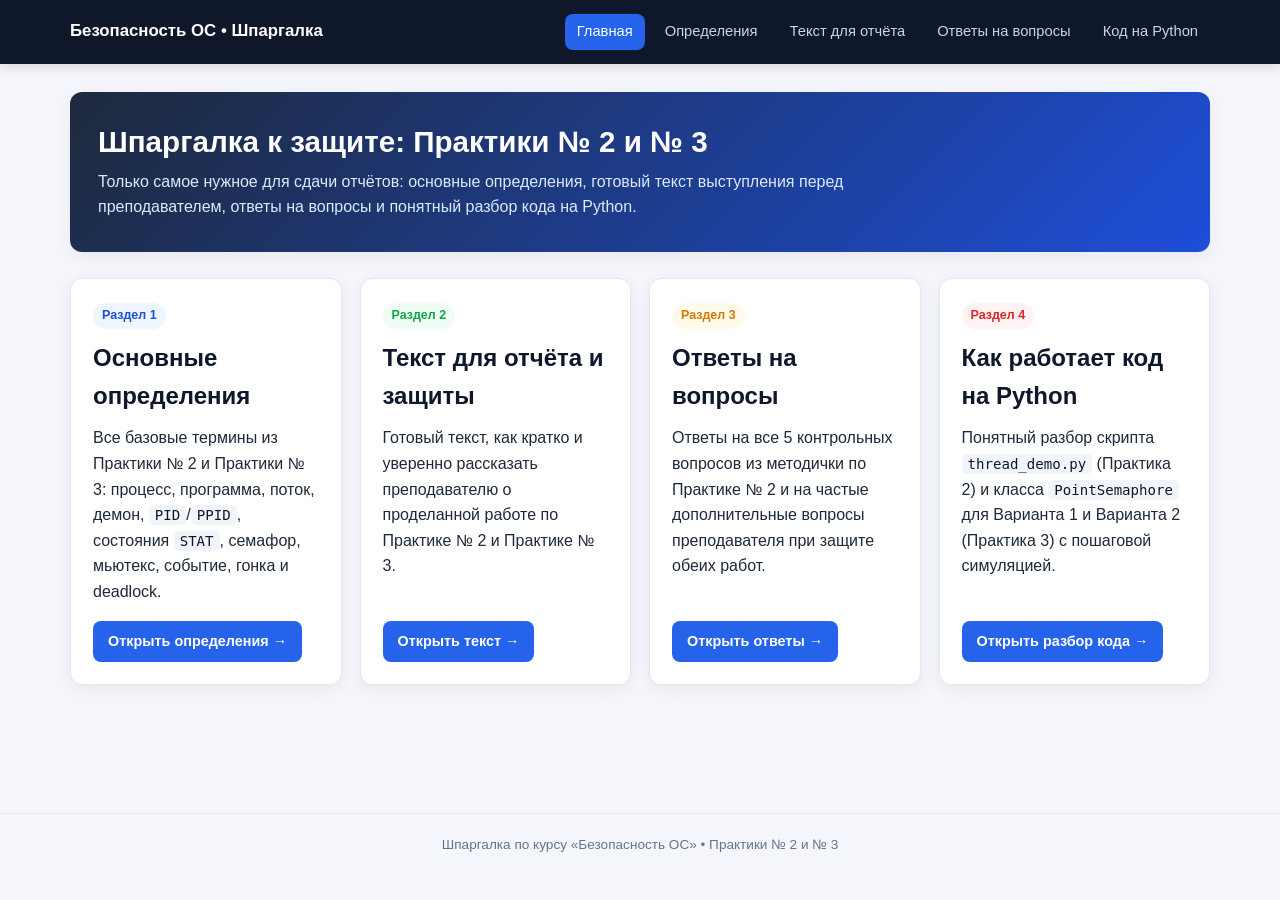
<file: index.html>
<!DOCTYPE html>
<html lang="ru">
<head>
  <meta charset="UTF-8" />
  <meta name="viewport" content="width=device-width, initial-scale=1.0" />
  <title>Шпаргалка к защите — Практики 2 и 3</title>
  <link rel="stylesheet" href="styles.css" />
</head>
<body>
  <header class="topbar">
    <div class="topbar-inner">
      <a class="brand" href="index.html">Безопасность ОС • Шпаргалка</a>
      <nav class="nav">
        <a href="index.html">Главная</a>
        <a href="definitions.html">Определения</a>
        <a href="speech.html">Текст для отчёта</a>
        <a href="questions.html">Ответы на вопросы</a>
        <a href="python-code.html">Код на Python</a>
      </nav>
    </div>
  </header>

  <main class="container">
    <section class="hero">
      <h1>Шпаргалка к защите: Практики № 2 и № 3</h1>
      <p>
        Только самое нужное для сдачи отчётов: основные определения, готовый текст выступления перед преподавателем,
        ответы на вопросы и понятный разбор кода на Python.
      </p>
    </section>

    <section class="grid">
      <article class="card card-link">
        <div>
          <span class="badge badge-blue">Раздел 1</span>
          <h2>Основные определения</h2>
          <p>
            Все базовые термины из Практики № 2 и Практики № 3: процесс, программа, поток, демон,
            <code>PID</code>/<code>PPID</code>, состояния <code>STAT</code>, семафор, мьютекс, событие, гонка и deadlock.
          </p>
        </div>
        <div style="margin-top: 16px;">
          <a class="btn" href="definitions.html">Открыть определения →</a>
        </div>
      </article>

      <article class="card card-link">
        <div>
          <span class="badge badge-green">Раздел 2</span>
          <h2>Текст для отчёта и защиты</h2>
          <p>
            Готовый текст, как кратко и уверенно рассказать преподавателю о проделанной работе
            по Практике № 2 и Практике № 3.
          </p>
        </div>
        <div style="margin-top: 16px;">
          <a class="btn" href="speech.html">Открыть текст →</a>
        </div>
      </article>

      <article class="card card-link">
        <div>
          <span class="badge badge-warn">Раздел 3</span>
          <h2>Ответы на вопросы</h2>
          <p>
            Ответы на все 5 контрольных вопросов из методички по Практике № 2 и на частые дополнительные
            вопросы преподавателя при защите обеих работ.
          </p>
        </div>
        <div style="margin-top: 16px;">
          <a class="btn" href="questions.html">Открыть ответы →</a>
        </div>
      </article>

      <article class="card card-link">
        <div>
          <span class="badge badge-danger">Раздел 4</span>
          <h2>Как работает код на Python</h2>
          <p>
            Понятный разбор скрипта <code>thread_demo.py</code> (Практика 2) и класса <code>PointSemaphore</code>
            для Варианта 1 и Варианта 2 (Практика 3) с пошаговой симуляцией.
          </p>
        </div>
        <div style="margin-top: 16px;">
          <a class="btn" href="python-code.html">Открыть разбор кода →</a>
        </div>
      </article>
    </section>
  </main>

  <footer class="footer">
    Шпаргалка по курсу «Безопасность ОС» • Практики № 2 и № 3
  </footer>

  <script src="app.js"></script>
</body>
</html>
</file>
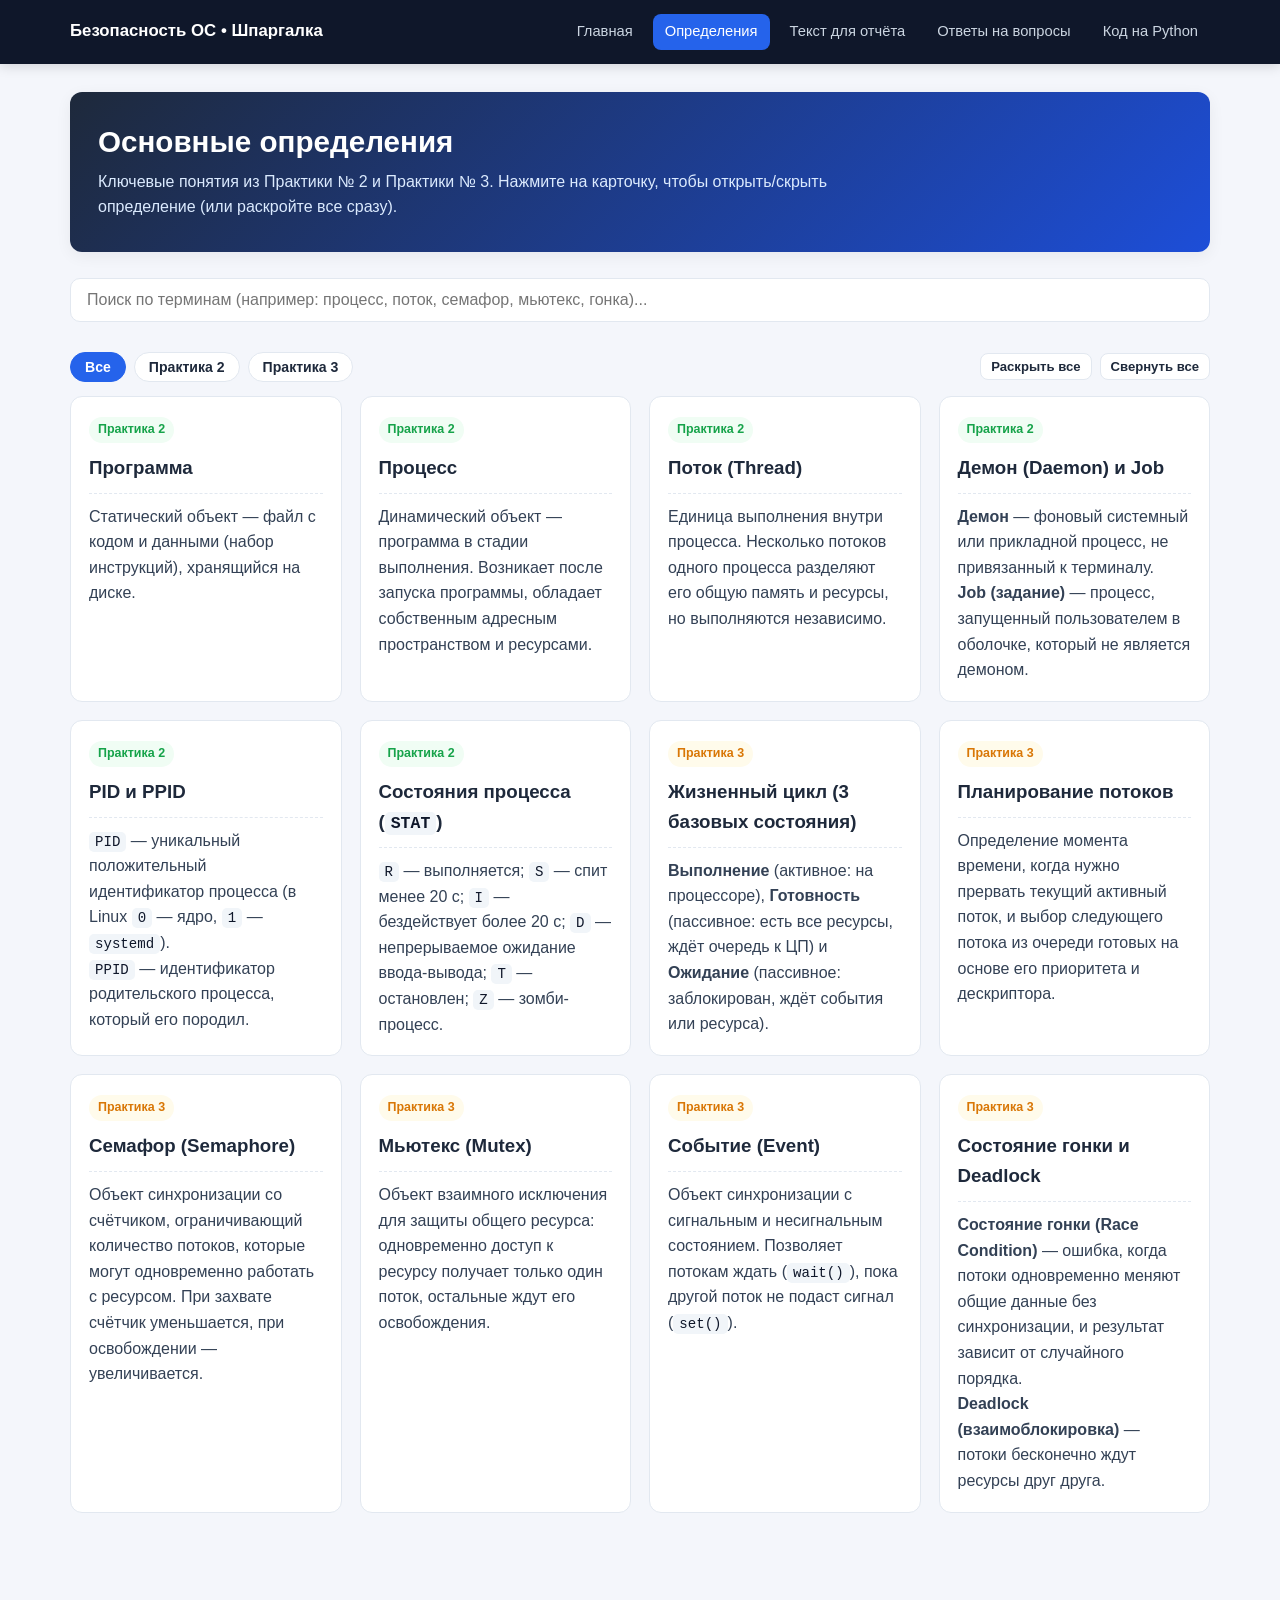
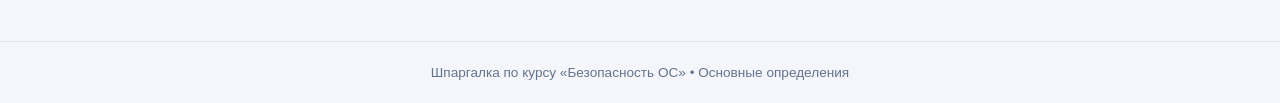
<file: definitions.html>
<!DOCTYPE html>
<html lang="ru">
<head>
  <meta charset="UTF-8" />
  <meta name="viewport" content="width=device-width, initial-scale=1.0" />
  <title>Основные определения — Практики 2 и 3</title>
  <link rel="stylesheet" href="styles.css" />
</head>
<body>
  <header class="topbar">
    <div class="topbar-inner">
      <a class="brand" href="index.html">Безопасность ОС • Шпаргалка</a>
      <nav class="nav">
        <a href="index.html">Главная</a>
        <a href="definitions.html">Определения</a>
        <a href="speech.html">Текст для отчёта</a>
        <a href="questions.html">Ответы на вопросы</a>
        <a href="python-code.html">Код на Python</a>
      </nav>
    </div>
  </header>

  <main class="container">
    <section class="hero">
      <h1>Основные определения</h1>
      <p>
        Ключевые понятия из Практики № 2 и Практики № 3. Нажмите на карточку, чтобы открыть/скрыть определение (или раскройте все сразу).
      </p>
    </section>

    <input id="defSearch" class="search-box" type="text" placeholder="Поиск по терминам (например: процесс, поток, семафор, мьютекс, гонка)..." />

    <div class="controls" style="justify-content: space-between; align-items: center;">
      <div class="pill-tabs" style="margin-bottom: 0;">
        <button class="pill-tab active" onclick="filterTopic('all', this)">Все</button>
        <button class="pill-tab" onclick="filterTopic('p2', this)">Практика 2</button>
        <button class="pill-tab" onclick="filterTopic('p3', this)">Практика 3</button>
      </div>
      <div style="display: flex; gap: 8px;">
        <button class="btn btn-sm btn-outline" onclick="toggleAll(true)">Раскрыть все</button>
        <button class="btn btn-sm btn-outline" onclick="toggleAll(false)">Свернуть все</button>
      </div>
    </div>

    <section class="grid" id="cardsGrid" style="margin-top: 14px;">
      <article class="flashcard open" data-topic="p2" onclick="this.classList.toggle('open')">
        <span class="badge badge-green">Практика 2</span>
        <h3>Программа</h3>
        <div class="answer">
          Статический объект — файл с кодом и данными (набор инструкций), хранящийся на диске.
        </div>
      </article>

      <article class="flashcard open" data-topic="p2" onclick="this.classList.toggle('open')">
        <span class="badge badge-green">Практика 2</span>
        <h3>Процесс</h3>
        <div class="answer">
          Динамический объект — программа в стадии выполнения. Возникает после запуска программы, обладает собственным адресным пространством и ресурсами.
        </div>
      </article>

      <article class="flashcard open" data-topic="p2" onclick="this.classList.toggle('open')">
        <span class="badge badge-green">Практика 2</span>
        <h3>Поток (Thread)</h3>
        <div class="answer">
          Единица выполнения внутри процесса. Несколько потоков одного процесса разделяют его общую память и ресурсы, но выполняются независимо.
        </div>
      </article>

      <article class="flashcard open" data-topic="p2" onclick="this.classList.toggle('open')">
        <span class="badge badge-green">Практика 2</span>
        <h3>Демон (Daemon) и Job</h3>
        <div class="answer">
          <strong>Демон</strong> — фоновый системный или прикладной процесс, не привязанный к терминалу.<br/>
          <strong>Job (задание)</strong> — процесс, запущенный пользователем в оболочке, который не является демоном.
        </div>
      </article>

      <article class="flashcard open" data-topic="p2" onclick="this.classList.toggle('open')">
        <span class="badge badge-green">Практика 2</span>
        <h3>PID и PPID</h3>
        <div class="answer">
          <code>PID</code> — уникальный положительный идентификатор процесса (в Linux <code>0</code> — ядро, <code>1</code> — <code>systemd</code>).<br/>
          <code>PPID</code> — идентификатор родительского процесса, который его породил.
        </div>
      </article>

      <article class="flashcard open" data-topic="p2" onclick="this.classList.toggle('open')">
        <span class="badge badge-green">Практика 2</span>
        <h3>Состояния процесса (<code>STAT</code>)</h3>
        <div class="answer">
          <code>R</code> — выполняется; <code>S</code> — спит менее 20 с; <code>I</code> — бездействует более 20 с;
          <code>D</code> — непрерываемое ожидание ввода-вывода; <code>T</code> — остановлен; <code>Z</code> — зомби-процесс.
        </div>
      </article>

      <article class="flashcard open" data-topic="p3" onclick="this.classList.toggle('open')">
        <span class="badge badge-warn">Практика 3</span>
        <h3>Жизненный цикл (3 базовых состояния)</h3>
        <div class="answer">
          <strong>Выполнение</strong> (активное: на процессоре), <strong>Готовность</strong> (пассивное: есть все ресурсы, ждёт очередь к ЦП)
          и <strong>Ожидание</strong> (пассивное: заблокирован, ждёт события или ресурса).
        </div>
      </article>

      <article class="flashcard open" data-topic="p3" onclick="this.classList.toggle('open')">
        <span class="badge badge-warn">Практика 3</span>
        <h3>Планирование потоков</h3>
        <div class="answer">
          Определение момента времени, когда нужно прервать текущий активный поток, и выбор следующего потока из очереди готовых на основе его приоритета и дескриптора.
        </div>
      </article>

      <article class="flashcard open" data-topic="p3" onclick="this.classList.toggle('open')">
        <span class="badge badge-warn">Практика 3</span>
        <h3>Семафор (Semaphore)</h3>
        <div class="answer">
          Объект синхронизации со счётчиком, ограничивающий количество потоков, которые могут одновременно работать с ресурсом. При захвате счётчик уменьшается, при освобождении — увеличивается.
        </div>
      </article>

      <article class="flashcard open" data-topic="p3" onclick="this.classList.toggle('open')">
        <span class="badge badge-warn">Практика 3</span>
        <h3>Мьютекс (Mutex)</h3>
        <div class="answer">
          Объект взаимного исключения для защиты общего ресурса: одновременно доступ к ресурсу получает только один поток, остальные ждут его освобождения.
        </div>
      </article>

      <article class="flashcard open" data-topic="p3" onclick="this.classList.toggle('open')">
        <span class="badge badge-warn">Практика 3</span>
        <h3>Событие (Event)</h3>
        <div class="answer">
          Объект синхронизации с сигнальным и несигнальным состоянием. Позволяет потокам ждать (<code>wait()</code>), пока другой поток не подаст сигнал (<code>set()</code>).
        </div>
      </article>

      <article class="flashcard open" data-topic="p3" onclick="this.classList.toggle('open')">
        <span class="badge badge-warn">Практика 3</span>
        <h3>Состояние гонки и Deadlock</h3>
        <div class="answer">
          <strong>Состояние гонки (Race Condition)</strong> — ошибка, когда потоки одновременно меняют общие данные без синхронизации, и результат зависит от случайного порядка.<br/>
          <strong>Deadlock (взаимоблокировка)</strong> — потоки бесконечно ждут ресурсы друг друга.
        </div>
      </article>
    </section>
  </main>

  <footer class="footer">
    Шпаргалка по курсу «Безопасность ОС» • Основные определения
  </footer>

  <script src="app.js"></script>
  <script>
    let activeTopic = "all";
    const searchEl = document.getElementById("defSearch");
    const cards = document.querySelectorAll(".flashcard");

    function applyFilter() {
      const q = searchEl.value.trim().toLowerCase();
      cards.forEach((c) => {
        const matchTopic = activeTopic === "all" || c.dataset.topic === activeTopic;
        const matchText = c.textContent.toLowerCase().includes(q);
        c.style.display = matchTopic && matchText ? "" : "none";
      });
    }

    function filterTopic(topic, btn) {
      activeTopic = topic;
      document.querySelectorAll(".pill-tab").forEach((b) => b.classList.remove("active"));
      btn.classList.add("active");
      applyFilter();
    }

    function toggleAll(openState) {
      cards.forEach((c) => c.classList.toggle("open", openState));
    }

    searchEl.addEventListener("input", applyFilter);
  </script>
</body>
</html>
</file>
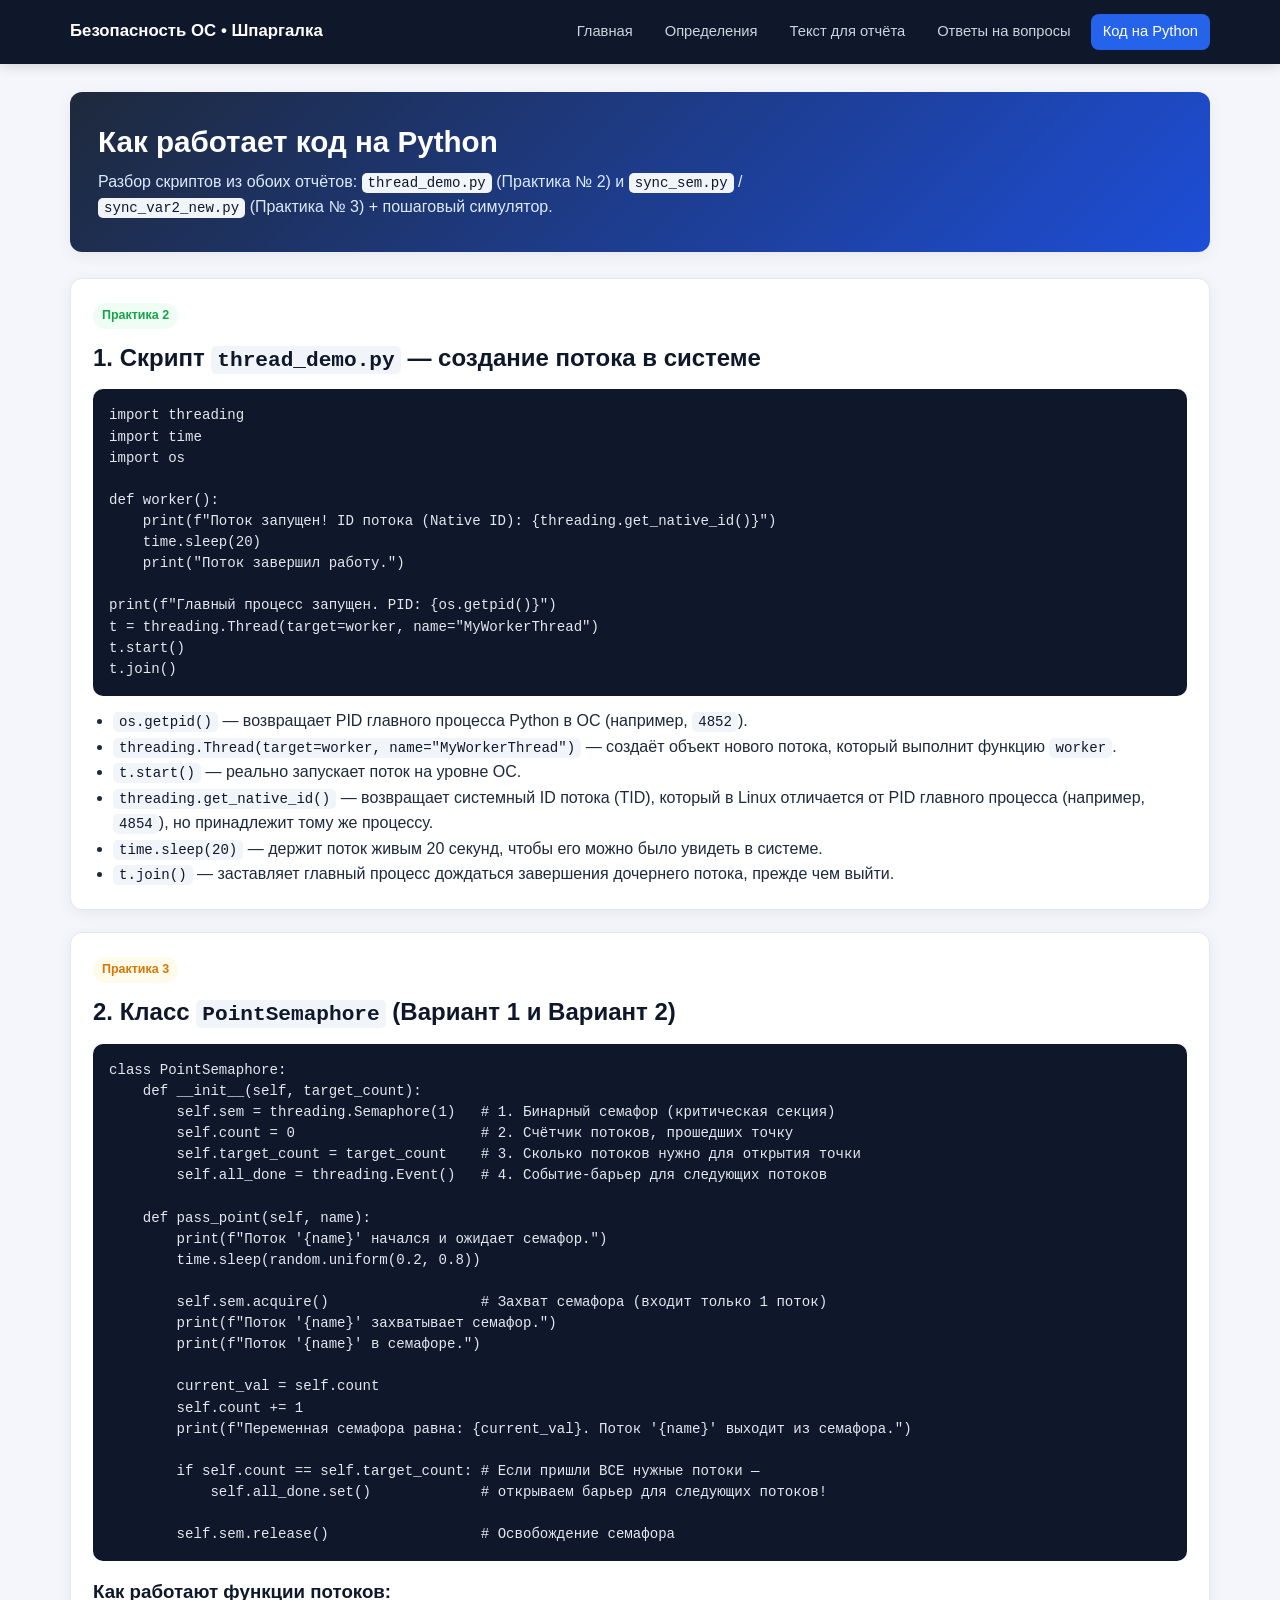
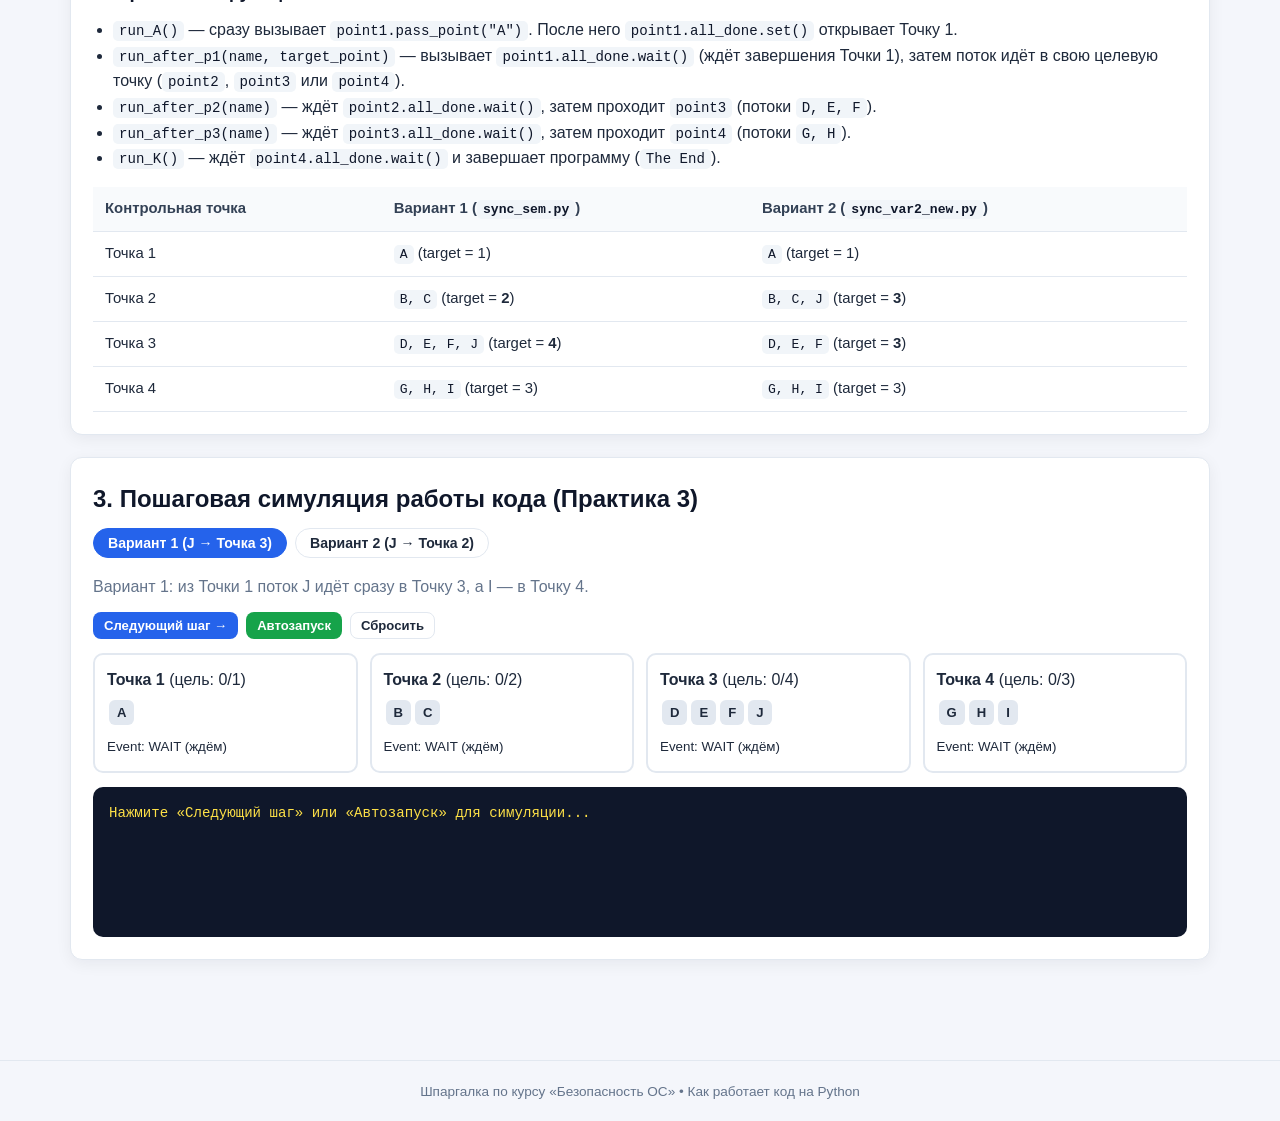
<file: python-code.html>
<!DOCTYPE html>
<html lang="ru">
<head>
  <meta charset="UTF-8" />
  <meta name="viewport" content="width=device-width, initial-scale=1.0" />
  <title>Как работает код на Python — Практики 2 и 3</title>
  <link rel="stylesheet" href="styles.css" />
</head>
<body>
  <header class="topbar">
    <div class="topbar-inner">
      <a class="brand" href="index.html">Безопасность ОС • Шпаргалка</a>
      <nav class="nav">
        <a href="index.html">Главная</a>
        <a href="definitions.html">Определения</a>
        <a href="speech.html">Текст для отчёта</a>
        <a href="questions.html">Ответы на вопросы</a>
        <a href="python-code.html">Код на Python</a>
      </nav>
    </div>
  </header>

  <main class="container">
    <section class="hero">
      <h1>Как работает код на Python</h1>
      <p>
        Разбор скриптов из обоих отчётов: <code>thread_demo.py</code> (Практика № 2) и <code>sync_sem.py</code> / <code>sync_var2_new.py</code> (Практика № 3) + пошаговый симулятор.
      </p>
    </section>

    <section class="card" style="margin-bottom: 22px;">
      <span class="badge badge-green">Практика 2</span>
      <h2>1. Скрипт <code>thread_demo.py</code> — создание потока в системе</h2>
      <div class="terminal" style="min-height: auto; margin: 12px 0;">import threading
import time
import os

def worker():
    print(f"Поток запущен! ID потока (Native ID): {threading.get_native_id()}")
    time.sleep(20)
    print("Поток завершил работу.")

print(f"Главный процесс запущен. PID: {os.getpid()}")
t = threading.Thread(target=worker, name="MyWorkerThread")
t.start()
t.join()</div>
      <ul style="padding-left: 20px;">
        <li><code>os.getpid()</code> — возвращает PID главного процесса Python в ОС (например, <code>4852</code>).</li>
        <li><code>threading.Thread(target=worker, name="MyWorkerThread")</code> — создаёт объект нового потока, который выполнит функцию <code>worker</code>.</li>
        <li><code>t.start()</code> — реально запускает поток на уровне ОС.</li>
        <li><code>threading.get_native_id()</code> — возвращает системный ID потока (TID), который в Linux отличается от PID главного процесса (например, <code>4854</code>), но принадлежит тому же процессу.</li>
        <li><code>time.sleep(20)</code> — держит поток живым 20 секунд, чтобы его можно было увидеть в системе.</li>
        <li><code>t.join()</code> — заставляет главный процесс дождаться завершения дочернего потока, прежде чем выйти.</li>
      </ul>
    </section>

    <section class="card" style="margin-bottom: 22px;">
      <span class="badge badge-warn">Практика 3</span>
      <h2>2. Класс <code>PointSemaphore</code> (Вариант 1 и Вариант 2)</h2>
      <div class="terminal" style="min-height: auto; margin: 12px 0;">class PointSemaphore:
    def __init__(self, target_count):
        self.sem = threading.Semaphore(1)   # 1. Бинарный семафор (критическая секция)
        self.count = 0                      # 2. Счётчик потоков, прошедших точку
        self.target_count = target_count    # 3. Сколько потоков нужно для открытия точки
        self.all_done = threading.Event()   # 4. Событие-барьер для следующих потоков

    def pass_point(self, name):
        print(f"Поток '{name}' начался и ожидает семафор.")
        time.sleep(random.uniform(0.2, 0.8))

        self.sem.acquire()                  # Захват семафора (входит только 1 поток)
        print(f"Поток '{name}' захватывает семафор.")
        print(f"Поток '{name}' в семафоре.")

        current_val = self.count
        self.count += 1
        print(f"Переменная семафора равна: {current_val}. Поток '{name}' выходит из семафора.")

        if self.count == self.target_count: # Если пришли ВСЕ нужные потоки —
            self.all_done.set()             # открываем барьер для следующих потоков!

        self.sem.release()                  # Освобождение семафора</div>

      <h3 style="margin-top: 16px;">Как работают функции потоков:</h3>
      <ul style="padding-left: 20px; margin-top: 8px;">
        <li><code>run_A()</code> — сразу вызывает <code>point1.pass_point("A")</code>. После него <code>point1.all_done.set()</code> открывает Точку 1.</li>
        <li><code>run_after_p1(name, target_point)</code> — вызывает <code>point1.all_done.wait()</code> (ждёт завершения Точки 1), затем поток идёт в свою целевую точку (<code>point2</code>, <code>point3</code> или <code>point4</code>).</li>
        <li><code>run_after_p2(name)</code> — ждёт <code>point2.all_done.wait()</code>, затем проходит <code>point3</code> (потоки <code>D, E, F</code>).</li>
        <li><code>run_after_p3(name)</code> — ждёт <code>point3.all_done.wait()</code>, затем проходит <code>point4</code> (потоки <code>G, H</code>).</li>
        <li><code>run_K()</code> — ждёт <code>point4.all_done.wait()</code> и завершает программу (<code>The End</code>).</li>
      </ul>

      <table style="margin-top: 16px;">
        <thead>
          <tr><th>Контрольная точка</th><th>Вариант 1 (<code>sync_sem.py</code>)</th><th>Вариант 2 (<code>sync_var2_new.py</code>)</th></tr>
        </thead>
        <tbody>
          <tr><td>Точка 1</td><td><code>A</code> (target = 1)</td><td><code>A</code> (target = 1)</td></tr>
          <tr><td>Точка 2</td><td><code>B, C</code> (target = <strong>2</strong>)</td><td><code>B, C, J</code> (target = <strong>3</strong>)</td></tr>
          <tr><td>Точка 3</td><td><code>D, E, F, J</code> (target = <strong>4</strong>)</td><td><code>D, E, F</code> (target = <strong>3</strong>)</td></tr>
          <tr><td>Точка 4</td><td><code>G, H, I</code> (target = 3)</td><td><code>G, H, I</code> (target = 3)</td></tr>
        </tbody>
      </table>
    </section>

    <section class="card">
      <h2>3. Пошаговая симуляция работы кода (Практика 3)</h2>
      <div class="pill-tabs" style="margin-top: 10px;">
        <button id="tabV1" class="pill-tab active" onclick="setVariant(1)">Вариант 1 (J → Точка 3)</button>
        <button id="tabV2" class="pill-tab" onclick="setVariant(2)">Вариант 2 (J → Точка 2)</button>
      </div>
      <p id="varDesc" style="color: var(--text-muted); margin-bottom: 10px;"></p>

      <div class="controls">
        <button class="btn btn-sm" onclick="stepSim()">Следующий шаг →</button>
        <button class="btn btn-sm btn-success" onclick="autoSim()">Автозапуск</button>
        <button class="btn btn-sm btn-outline" onclick="resetSim()">Сбросить</button>
      </div>

      <div class="point-row" id="pointsGrid"></div>
      <div id="simLog" class="terminal" style="min-height: 150px;"></div>
    </section>
  </main>

  <footer class="footer">
    Шпаргалка по курсу «Безопасность ОС» • Как работает код на Python
  </footer>

  <script src="app.js"></script>
  <script>
    const CONFIGS = {
      1: {
        desc: "Вариант 1: из Точки 1 поток J идёт сразу в Точку 3, а I — в Точку 4.",
        points: [
          { name: "Точка 1", target: 1, incoming: ["A"] },
          { name: "Точка 2", target: 2, incoming: ["B", "C"] },
          { name: "Точка 3", target: 4, incoming: ["D", "E", "F", "J"] },
          { name: "Точка 4", target: 3, incoming: ["G", "H", "I"] }
        ],
        steps: [
          { p: 0, t: "A" },
          { p: 1, t: "B" }, { p: 1, t: "C" }, { p: 2, t: "J" }, { p: 3, t: "I" },
          { p: 2, t: "D" }, { p: 2, t: "E" }, { p: 2, t: "F" },
          { p: 3, t: "G" }, { p: 3, t: "H" },
          { final: true }
        ]
      },
      2: {
        desc: "Вариант 2: из Точки 1 поток J идёт в Точку 2 (вместе с B и C), а I — в Точку 4.",
        points: [
          { name: "Точка 1", target: 1, incoming: ["A"] },
          { name: "Точка 2", target: 3, incoming: ["B", "C", "J"] },
          { name: "Точка 3", target: 3, incoming: ["D", "E", "F"] },
          { name: "Точка 4", target: 3, incoming: ["G", "H", "I"] }
        ],
        steps: [
          { p: 0, t: "A" },
          { p: 1, t: "B" }, { p: 1, t: "C" }, { p: 1, t: "J" }, { p: 3, t: "I" },
          { p: 2, t: "D" }, { p: 2, t: "E" }, { p: 2, t: "F" },
          { p: 3, t: "G" }, { p: 3, t: "H" },
          { final: true }
        ]
      }
    };

    let currentVar = 1;
    let stepIdx = 0;
    let counts = [0, 0, 0, 0];
    let passed = [[], [], [], []];
    let timer = null;
    const logEl = document.getElementById("simLog");
    const gridEl = document.getElementById("pointsGrid");

    function setVariant(v) {
      currentVar = v;
      document.getElementById("tabV1").classList.toggle("active", v === 1);
      document.getElementById("tabV2").classList.toggle("active", v === 2);
      resetSim();
    }

    function renderPoints() {
      const cfg = CONFIGS[currentVar];
      document.getElementById("varDesc").textContent = cfg.desc;
      gridEl.innerHTML = cfg.points.map((pt, idx) => {
        const isDone = counts[idx] >= pt.target;
        const isActive = counts[idx] > 0 && !isDone;
        const cls = isDone ? "done" : (isActive ? "active" : "");
        const chips = pt.incoming.map((name) => {
          const ok = passed[idx].includes(name);
          return `<span class="thread-chip ${ok ? "passed" : ""}">${name}</span>`;
        }).join("");
        return `
          <div class="point-card ${cls}">
            <strong>${pt.name}</strong> (цель: ${counts[idx]}/${pt.target})<br/>
            <div style="margin: 6px 0;">${chips}</div>
            <small>Event: ${isDone ? "SET (открыто)" : "WAIT (ждём)"}</small>
          </div>
        `;
      }).join("");
    }

    function appendLog(txt) {
      logEl.innerHTML += txt + "\n";
      logEl.scrollTop = logEl.scrollHeight;
    }

    function stepSim() {
      const cfg = CONFIGS[currentVar];
      if (stepIdx >= cfg.steps.length) {
        if (timer) { clearInterval(timer); timer = null; }
        return;
      }
      const st = cfg.steps[stepIdx++];
      if (st.final) {
        appendLog('<span class="info">\nПоток \'K\' начался.\nThe End</span>');
        if (timer) { clearInterval(timer); timer = null; }
        return;
      }
      const pt = cfg.points[st.p];
      const prev = counts[st.p];
      counts[st.p]++;
      passed[st.p].push(st.t);
      appendLog(
        `Поток '${st.t}' захватывает семафор (${pt.name}). ` +
        `Переменная семафора: ${prev}. Поток '${st.t}' выходит.` +
        (counts[st.p] === pt.target ? ` <span class="prompt">[${pt.name}: all_done.set()!]</span>` : "")
      );
      renderPoints();
    }

    function autoSim() {
      if (timer) return;
      timer = setInterval(stepSim, 650);
    }

    function resetSim() {
      if (timer) { clearInterval(timer); timer = null; }
      stepIdx = 0;
      counts = [0, 0, 0, 0];
      passed = [[], [], [], []];
      logEl.innerHTML = '<span class="info">Нажмите «Следующий шаг» или «Автозапуск» для симуляции...</span>\n';
      renderPoints();
    }

    resetSim();
  </script>
</body>
</html>
</file>
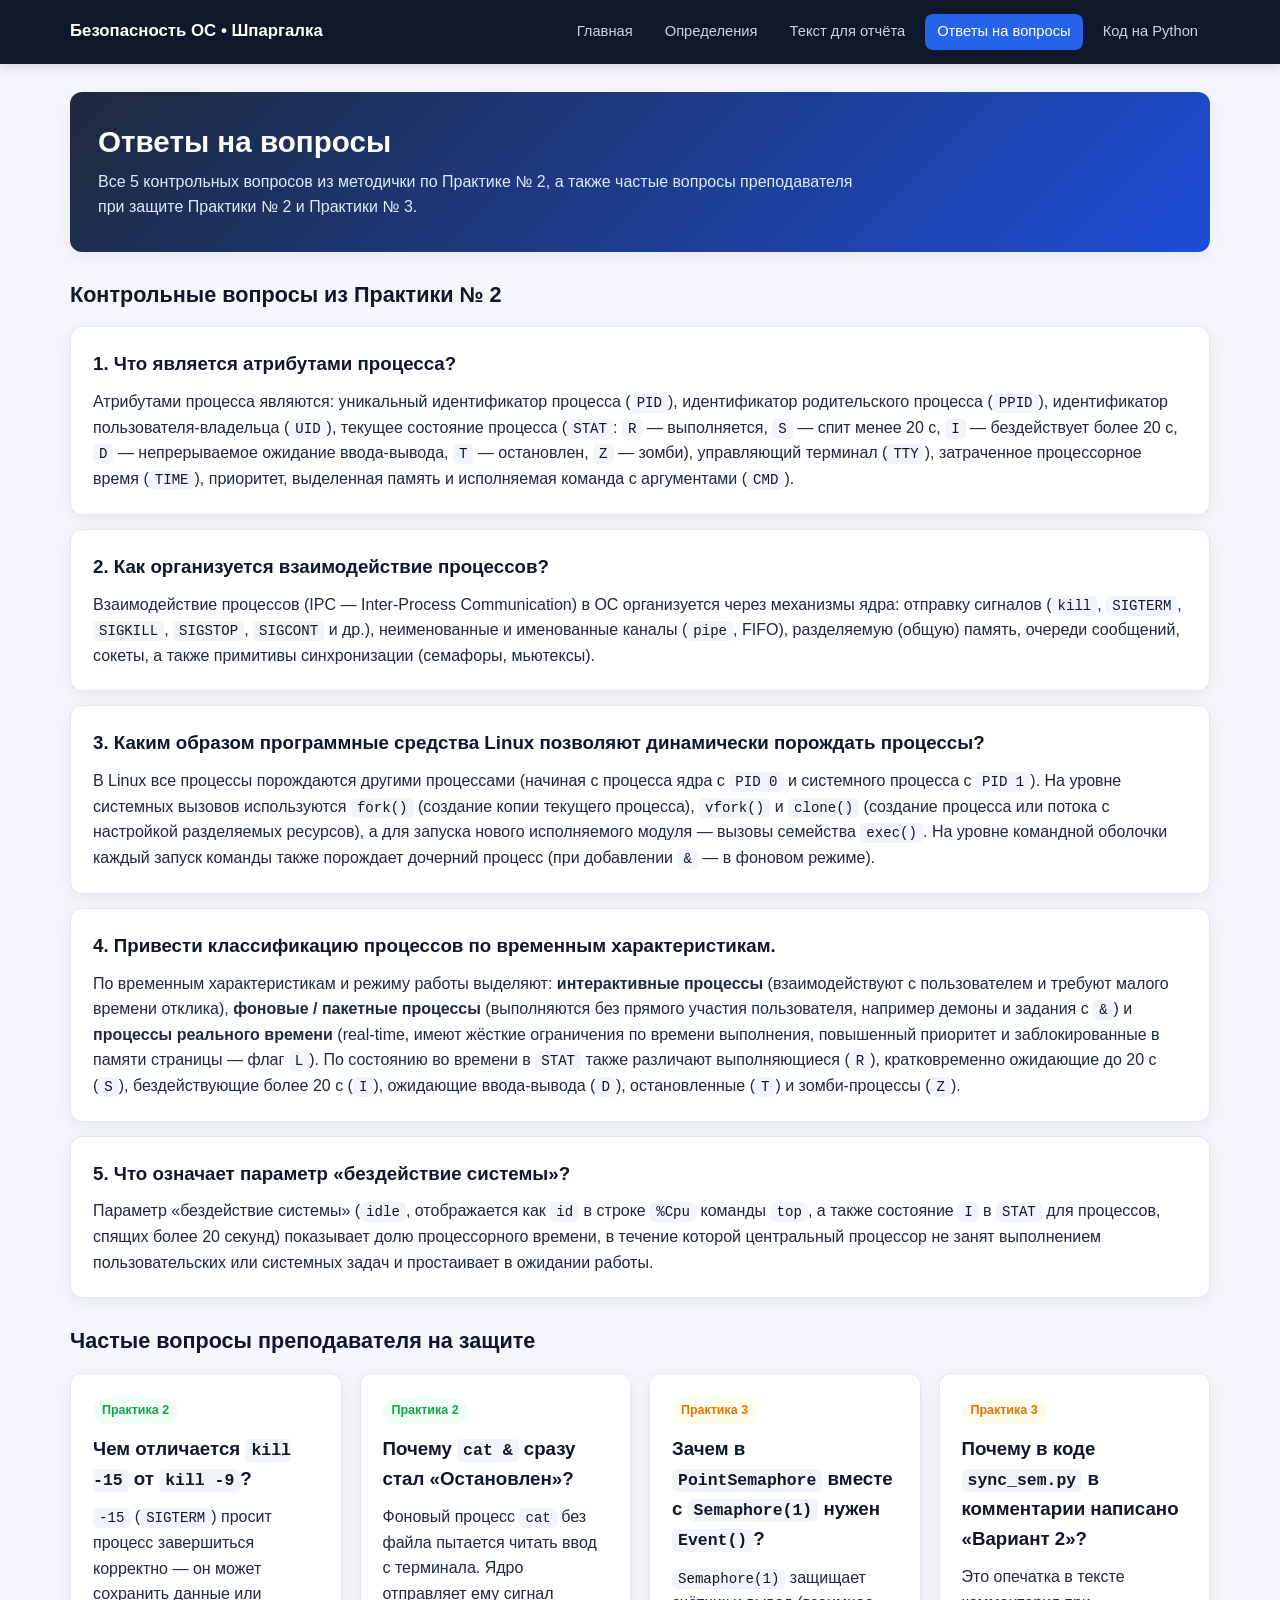
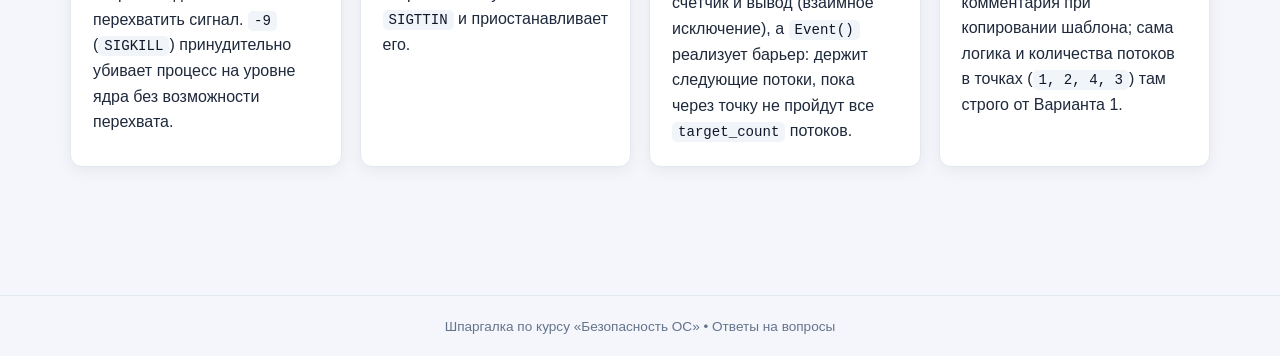
<file: questions.html>
<!DOCTYPE html>
<html lang="ru">
<head>
  <meta charset="UTF-8" />
  <meta name="viewport" content="width=device-width, initial-scale=1.0" />
  <title>Ответы на вопросы — Практики 2 и 3</title>
  <link rel="stylesheet" href="styles.css" />
</head>
<body>
  <header class="topbar">
    <div class="topbar-inner">
      <a class="brand" href="index.html">Безопасность ОС • Шпаргалка</a>
      <nav class="nav">
        <a href="index.html">Главная</a>
        <a href="definitions.html">Определения</a>
        <a href="speech.html">Текст для отчёта</a>
        <a href="questions.html">Ответы на вопросы</a>
        <a href="python-code.html">Код на Python</a>
      </nav>
    </div>
  </header>

  <main class="container">
    <section class="hero">
      <h1>Ответы на вопросы</h1>
      <p>
        Все 5 контрольных вопросов из методички по Практике № 2, а также частые вопросы преподавателя при защите Практики № 2 и Практики № 3.
      </p>
    </section>

    <h2 class="section-title">Контрольные вопросы из Практики № 2</h2>

    <div class="card" style="margin-bottom: 14px;">
      <h3>1. Что является атрибутами процесса?</h3>
      <p>
        Атрибутами процесса являются: уникальный идентификатор процесса (<code>PID</code>), идентификатор родительского процесса (<code>PPID</code>), идентификатор пользователя-владельца (<code>UID</code>), текущее состояние процесса (<code>STAT</code>: <code>R</code> — выполняется, <code>S</code> — спит менее 20 с, <code>I</code> — бездействует более 20 с, <code>D</code> — непрерываемое ожидание ввода-вывода, <code>T</code> — остановлен, <code>Z</code> — зомби), управляющий терминал (<code>TTY</code>), затраченное процессорное время (<code>TIME</code>), приоритет, выделенная память и исполняемая команда с аргументами (<code>CMD</code>).
      </p>
    </div>

    <div class="card" style="margin-bottom: 14px;">
      <h3>2. Как организуется взаимодействие процессов?</h3>
      <p>
        Взаимодействие процессов (IPC — Inter-Process Communication) в ОС организуется через механизмы ядра: отправку сигналов (<code>kill</code>, <code>SIGTERM</code>, <code>SIGKILL</code>, <code>SIGSTOP</code>, <code>SIGCONT</code> и др.), неименованные и именованные каналы (<code>pipe</code>, FIFO), разделяемую (общую) память, очереди сообщений, сокеты, а также примитивы синхронизации (семафоры, мьютексы).
      </p>
    </div>

    <div class="card" style="margin-bottom: 14px;">
      <h3>3. Каким образом программные средства Linux позволяют динамически порождать процессы?</h3>
      <p>
        В Linux все процессы порождаются другими процессами (начиная с процесса ядра с <code>PID 0</code> и системного процесса с <code>PID 1</code>). На уровне системных вызовов используются <code>fork()</code> (создание копии текущего процесса), <code>vfork()</code> и <code>clone()</code> (создание процесса или потока с настройкой разделяемых ресурсов), а для запуска нового исполняемого модуля — вызовы семейства <code>exec()</code>. На уровне командной оболочки каждый запуск команды также порождает дочерний процесс (при добавлении <code>&amp;</code> — в фоновом режиме).
      </p>
    </div>

    <div class="card" style="margin-bottom: 14px;">
      <h3>4. Привести классификацию процессов по временным характеристикам.</h3>
      <p>
        По временным характеристикам и режиму работы выделяют: <strong>интерактивные процессы</strong> (взаимодействуют с пользователем и требуют малого времени отклика), <strong>фоновые / пакетные процессы</strong> (выполняются без прямого участия пользователя, например демоны и задания с <code>&amp;</code>) и <strong>процессы реального времени</strong> (real-time, имеют жёсткие ограничения по времени выполнения, повышенный приоритет и заблокированные в памяти страницы — флаг <code>L</code>). По состоянию во времени в <code>STAT</code> также различают выполняющиеся (<code>R</code>), кратковременно ожидающие до 20 с (<code>S</code>), бездействующие более 20 с (<code>I</code>), ожидающие ввода-вывода (<code>D</code>), остановленные (<code>T</code>) и зомби-процессы (<code>Z</code>).
      </p>
    </div>

    <div class="card" style="margin-bottom: 24px;">
      <h3>5. Что означает параметр «бездействие системы»?</h3>
      <p>
        Параметр «бездействие системы» (<code>idle</code>, отображается как <code>id</code> в строке <code>%Cpu</code> команды <code>top</code>, а также состояние <code>I</code> в <code>STAT</code> для процессов, спящих более 20 секунд) показывает долю процессорного времени, в течение которой центральный процессор не занят выполнением пользовательских или системных задач и простаивает в ожидании работы.
      </p>
    </div>

    <h2 class="section-title">Частые вопросы преподавателя на защите</h2>

    <div class="grid">
      <article class="card">
        <span class="badge badge-green">Практика 2</span>
        <h3>Чем отличается <code>kill -15</code> от <code>kill -9</code>?</h3>
        <p>
          <code>-15</code> (<code>SIGTERM</code>) просит процесс завершиться корректно — он может сохранить данные или перехватить сигнал.
          <code>-9</code> (<code>SIGKILL</code>) принудительно убивает процесс на уровне ядра без возможности перехвата.
        </p>
      </article>

      <article class="card">
        <span class="badge badge-green">Практика 2</span>
        <h3>Почему <code>cat &amp;</code> сразу стал «Остановлен»?</h3>
        <p>
          Фоновый процесс <code>cat</code> без файла пытается читать ввод с терминала. Ядро отправляет ему сигнал <code>SIGTTIN</code> и приостанавливает его.
        </p>
      </article>

      <article class="card">
        <span class="badge badge-warn">Практика 3</span>
        <h3>Зачем в <code>PointSemaphore</code> вместе с <code>Semaphore(1)</code> нужен <code>Event()</code>?</h3>
        <p>
          <code>Semaphore(1)</code> защищает счётчик и вывод (взаимное исключение), а <code>Event()</code> реализует барьер: держит следующие потоки, пока через точку не пройдут все <code>target_count</code> потоков.
        </p>
      </article>

      <article class="card">
        <span class="badge badge-warn">Практика 3</span>
        <h3>Почему в коде <code>sync_sem.py</code> в комментарии написано «Вариант 2»?</h3>
        <p>
          Это опечатка в тексте комментария при копировании шаблона; сама логика и количества потоков в точках (<code>1, 2, 4, 3</code>) там строго от Варианта 1.
        </p>
      </article>
    </div>
  </main>

  <footer class="footer">
    Шпаргалка по курсу «Безопасность ОС» • Ответы на вопросы
  </footer>

  <script src="app.js"></script>
</body>
</html>
</file>
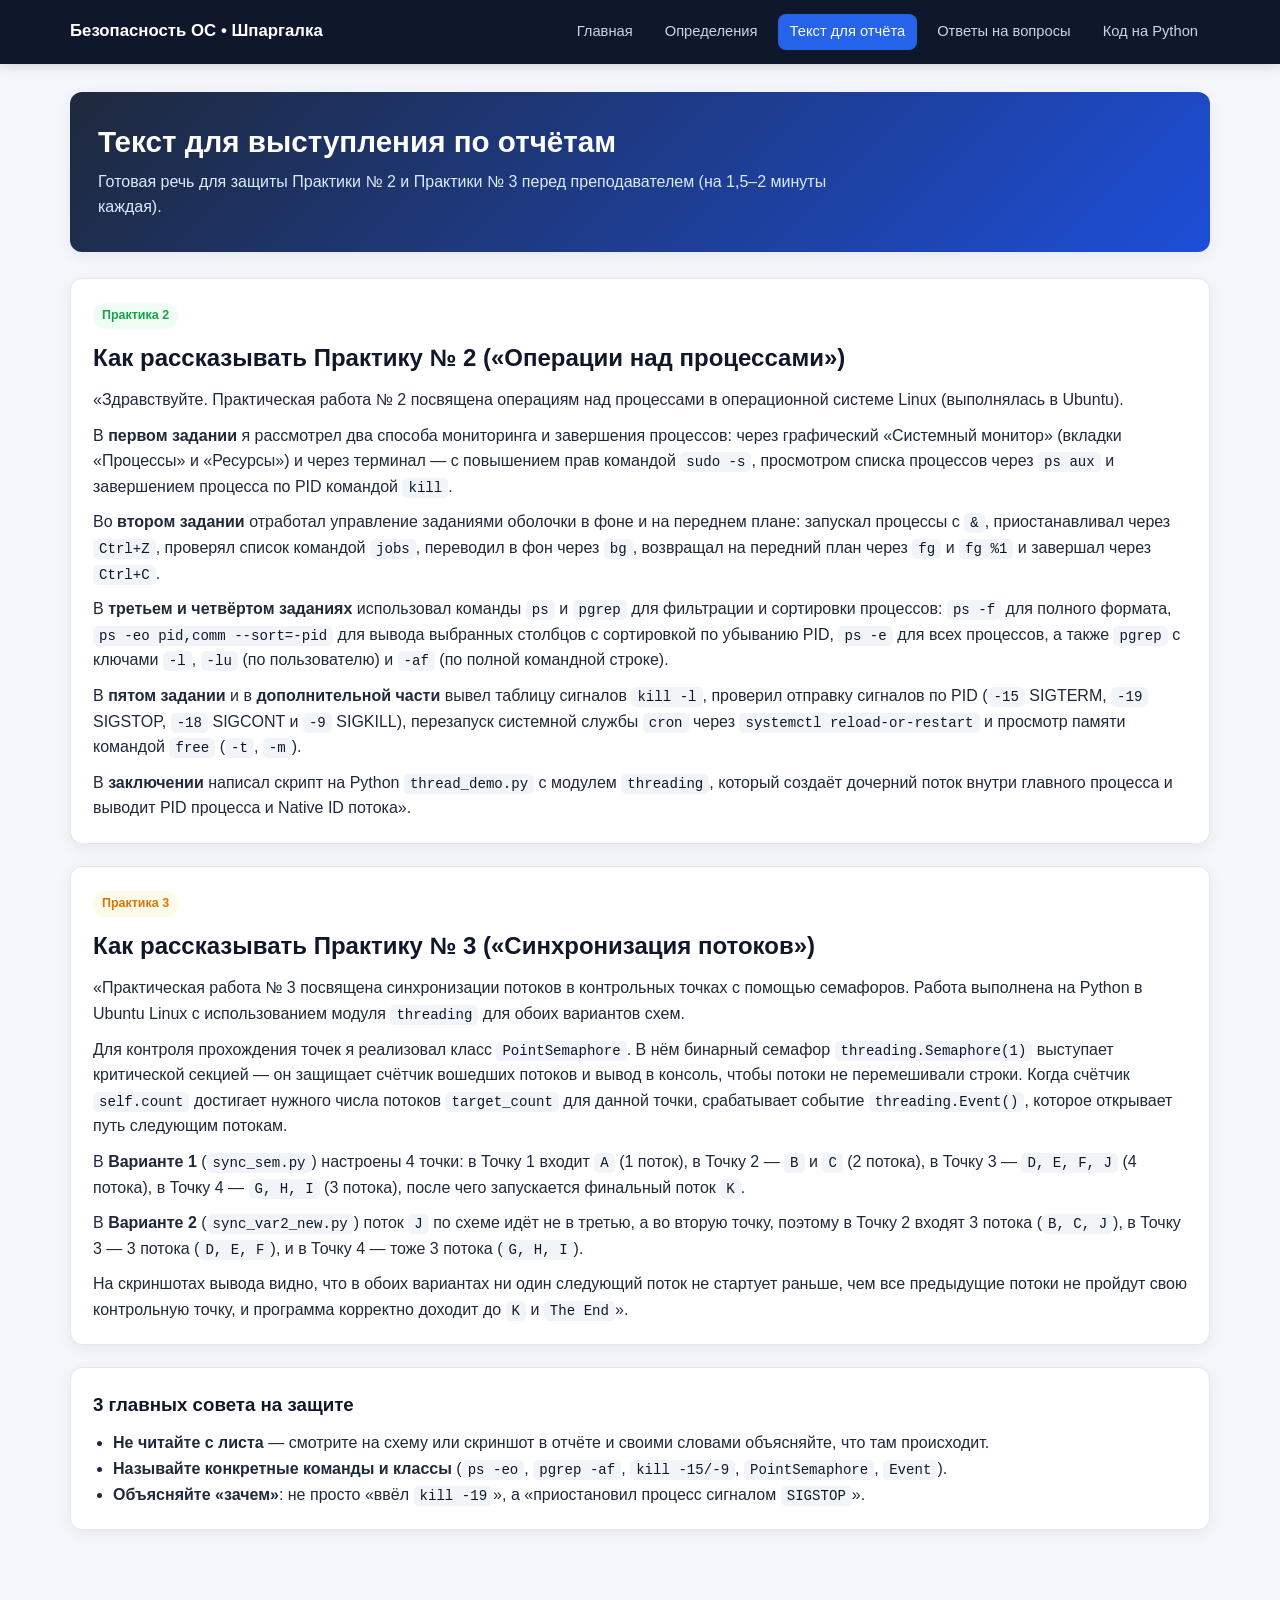
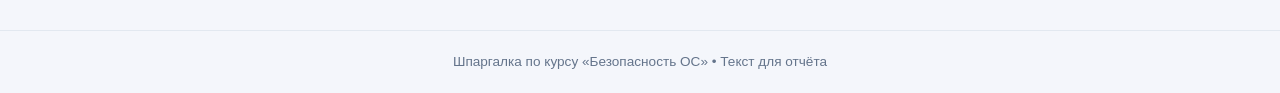
<file: speech.html>
<!DOCTYPE html>
<html lang="ru">
<head>
  <meta charset="UTF-8" />
  <meta name="viewport" content="width=device-width, initial-scale=1.0" />
  <title>Текст для отчёта и защиты — Практики 2 и 3</title>
  <link rel="stylesheet" href="styles.css" />
</head>
<body>
  <header class="topbar">
    <div class="topbar-inner">
      <a class="brand" href="index.html">Безопасность ОС • Шпаргалка</a>
      <nav class="nav">
        <a href="index.html">Главная</a>
        <a href="definitions.html">Определения</a>
        <a href="speech.html">Текст для отчёта</a>
        <a href="questions.html">Ответы на вопросы</a>
        <a href="python-code.html">Код на Python</a>
      </nav>
    </div>
  </header>

  <main class="container">
    <section class="hero">
      <h1>Текст для выступления по отчётам</h1>
      <p>
        Готовая речь для защиты Практики № 2 и Практики № 3 перед преподавателем (на 1,5–2 минуты каждая).
      </p>
    </section>

    <section class="card" style="margin-bottom: 22px;">
      <span class="badge badge-green">Практика 2</span>
      <h2>Как рассказывать Практику № 2 («Операции над процессами»)</h2>
      <p style="margin-top: 10px;">
        «Здравствуйте. Практическая работа № 2 посвящена операциям над процессами в операционной системе Linux (выполнялась в Ubuntu).
      </p>
      <p style="margin-top: 10px;">
        В <strong>первом задании</strong> я рассмотрел два способа мониторинга и завершения процессов: через графический «Системный монитор» (вкладки «Процессы» и «Ресурсы») и через терминал — с повышением прав командой <code>sudo -s</code>, просмотром списка процессов через <code>ps aux</code> и завершением процесса по PID командой <code>kill</code>.
      </p>
      <p style="margin-top: 10px;">
        Во <strong>втором задании</strong> отработал управление заданиями оболочки в фоне и на переднем плане: запускал процессы с <code>&amp;</code>, приостанавливал через <code>Ctrl+Z</code>, проверял список командой <code>jobs</code>, переводил в фон через <code>bg</code>, возвращал на передний план через <code>fg</code> и <code>fg %1</code> и завершал через <code>Ctrl+C</code>.
      </p>
      <p style="margin-top: 10px;">
        В <strong>третьем и четвёртом заданиях</strong> использовал команды <code>ps</code> и <code>pgrep</code> для фильтрации и сортировки процессов: <code>ps -f</code> для полного формата, <code>ps -eo pid,comm --sort=-pid</code> для вывода выбранных столбцов с сортировкой по убыванию PID, <code>ps -e</code> для всех процессов, а также <code>pgrep</code> с ключами <code>-l</code>, <code>-lu</code> (по пользователю) и <code>-af</code> (по полной командной строке).
      </p>
      <p style="margin-top: 10px;">
        В <strong>пятом задании</strong> и в <strong>дополнительной части</strong> вывел таблицу сигналов <code>kill -l</code>, проверил отправку сигналов по PID (<code>-15</code> SIGTERM, <code>-19</code> SIGSTOP, <code>-18</code> SIGCONT и <code>-9</code> SIGKILL), перезапуск системной службы <code>cron</code> через <code>systemctl reload-or-restart</code> и просмотр памяти командой <code>free</code> (<code>-t</code>, <code>-m</code>).
      </p>
      <p style="margin-top: 10px;">
        В <strong>заключении</strong> написал скрипт на Python <code>thread_demo.py</code> с модулем <code>threading</code>, который создаёт дочерний поток внутри главного процесса и выводит PID процесса и Native ID потока».
      </p>
    </section>

    <section class="card" style="margin-bottom: 22px;">
      <span class="badge badge-warn">Практика 3</span>
      <h2>Как рассказывать Практику № 3 («Синхронизация потоков»)</h2>
      <p style="margin-top: 10px;">
        «Практическая работа № 3 посвящена синхронизации потоков в контрольных точках с помощью семафоров. Работа выполнена на Python в Ubuntu Linux с использованием модуля <code>threading</code> для обоих вариантов схем.
      </p>
      <p style="margin-top: 10px;">
        Для контроля прохождения точек я реализовал класс <code>PointSemaphore</code>. В нём бинарный семафор <code>threading.Semaphore(1)</code> выступает критической секцией — он защищает счётчик вошедших потоков и вывод в консоль, чтобы потоки не перемешивали строки. Когда счётчик <code>self.count</code> достигает нужного числа потоков <code>target_count</code> для данной точки, срабатывает событие <code>threading.Event()</code>, которое открывает путь следующим потокам.
      </p>
      <p style="margin-top: 10px;">
        В <strong>Варианте 1</strong> (<code>sync_sem.py</code>) настроены 4 точки: в Точку 1 входит <code>A</code> (1 поток), в Точку 2 — <code>B</code> и <code>C</code> (2 потока), в Точку 3 — <code>D, E, F, J</code> (4 потока), в Точку 4 — <code>G, H, I</code> (3 потока), после чего запускается финальный поток <code>K</code>.
      </p>
      <p style="margin-top: 10px;">
        В <strong>Варианте 2</strong> (<code>sync_var2_new.py</code>) поток <code>J</code> по схеме идёт не в третью, а во вторую точку, поэтому в Точку 2 входят 3 потока (<code>B, C, J</code>), в Точку 3 — 3 потока (<code>D, E, F</code>), и в Точку 4 — тоже 3 потока (<code>G, H, I</code>).
      </p>
      <p style="margin-top: 10px;">
        На скриншотах вывода видно, что в обоих вариантах ни один следующий поток не стартует раньше, чем все предыдущие потоки не пройдут свою контрольную точку, и программа корректно доходит до <code>K</code> и <code>The End</code>».
      </p>
    </section>

    <section class="card">
      <h3>3 главных совета на защите</h3>
      <ul style="padding-left: 20px; margin-top: 8px;">
        <li><strong>Не читайте с листа</strong> — смотрите на схему или скриншот в отчёте и своими словами объясняйте, что там происходит.</li>
        <li><strong>Называйте конкретные команды и классы</strong> (<code>ps -eo</code>, <code>pgrep -af</code>, <code>kill -15/-9</code>, <code>PointSemaphore</code>, <code>Event</code>).</li>
        <li><strong>Объясняйте «зачем»</strong>: не просто «ввёл <code>kill -19</code>», а «приостановил процесс сигналом <code>SIGSTOP</code>».</li>
      </ul>
    </section>
  </main>

  <footer class="footer">
    Шпаргалка по курсу «Безопасность ОС» • Текст для отчёта
  </footer>

  <script src="app.js"></script>
</body>
</html>
</file>
<file: styles.css>
:root {
  --bg: #f4f6fb;
  --surface: #ffffff;
  --surface-alt: #f8fafc;
  --text: #1e293b;
  --text-muted: #64748b;
  --border: #e2e8f0;
  --primary: #2563eb;
  --primary-dark: #1d4ed8;
  --primary-soft: #eff6ff;
  --accent: #0ea5e9;
  --success: #16a34a;
  --success-soft: #f0fdf4;
  --warn: #d97706;
  --warn-soft: #fffbeb;
  --danger: #dc2626;
  --danger-soft: #fef2f2;
  --code-bg: #0f172a;
  --code-text: #e2e8f0;
  --radius: 12px;
  --shadow: 0 4px 16px rgba(15, 23, 42, 0.06);
}

* {
  box-sizing: border-box;
  margin: 0;
  padding: 0;
}

body {
  font-family: -apple-system, BlinkMacSystemFont, "Segoe UI", Roboto, "Inter", Arial, sans-serif;
  background: var(--bg);
  color: var(--text);
  line-height: 1.6;
}

a {
  color: var(--primary);
  text-decoration: none;
}

a:hover {
  text-decoration: underline;
}

.topbar {
  background: #0f172a;
  color: #f8fafc;
  position: sticky;
  top: 0;
  z-index: 100;
  box-shadow: 0 2px 12px rgba(0, 0, 0, 0.15);
}

.topbar-inner {
  max-width: 1180px;
  margin: 0 auto;
  padding: 14px 20px;
  display: flex;
  flex-wrap: wrap;
  align-items: center;
  justify-content: space-between;
  gap: 12px;
}

.brand {
  font-weight: 700;
  font-size: 1.05rem;
  color: #ffffff;
  display: flex;
  align-items: center;
  gap: 8px;
}

.brand:hover {
  text-decoration: none;
  opacity: 0.9;
}

.nav {
  display: flex;
  flex-wrap: wrap;
  gap: 8px;
}

.nav a {
  color: #cbd5e1;
  padding: 6px 12px;
  border-radius: 8px;
  font-size: 0.92rem;
  font-weight: 500;
  transition: background 0.15s, color 0.15s;
}

.nav a:hover {
  background: rgba(255, 255, 255, 0.1);
  color: #ffffff;
  text-decoration: none;
}

.nav a.active {
  background: var(--primary);
  color: #ffffff;
}

.container {
  max-width: 1180px;
  margin: 0 auto;
  padding: 28px 20px 60px;
}

.hero {
  background: linear-gradient(135deg, #1e293b 0%, #1d4ed8 100%);
  color: #ffffff;
  border-radius: var(--radius);
  padding: 32px 28px;
  margin-bottom: 26px;
  box-shadow: var(--shadow);
}

.hero h1 {
  font-size: 1.85rem;
  margin-bottom: 8px;
  line-height: 1.25;
}

.hero p {
  color: #dbeafe;
  max-width: 780px;
  font-size: 1rem;
}

.grid {
  display: grid;
  grid-template-columns: repeat(auto-fit, minmax(260px, 1fr));
  gap: 18px;
  margin-bottom: 28px;
}

.card {
  background: var(--surface);
  border: 1px solid var(--border);
  border-radius: var(--radius);
  padding: 22px;
  box-shadow: var(--shadow);
}

.card-link {
  display: flex;
  flex-direction: column;
  justify-content: space-between;
  transition: transform 0.15s, border-color 0.15s;
}

.card-link:hover {
  transform: translateY(-2px);
  border-color: var(--primary);
}

.card h2, .card h3 {
  margin-bottom: 10px;
  color: #0f172a;
}

.badge {
  display: inline-block;
  padding: 3px 9px;
  border-radius: 999px;
  font-size: 0.78rem;
  font-weight: 600;
  margin-bottom: 10px;
}

.badge-blue { background: var(--primary-soft); color: var(--primary-dark); }
.badge-green { background: var(--success-soft); color: var(--success); }
.badge-warn { background: var(--warn-soft); color: var(--warn); }
.badge-danger { background: var(--danger-soft); color: var(--danger); }

.btn {
  display: inline-flex;
  align-items: center;
  gap: 6px;
  padding: 8px 14px;
  border-radius: 8px;
  border: 1px solid transparent;
  font-size: 0.9rem;
  font-weight: 600;
  cursor: pointer;
  background: var(--primary);
  color: #ffffff;
  transition: background 0.15s;
}

.btn:hover {
  background: var(--primary-dark);
  text-decoration: none;
}

.btn-outline {
  background: var(--surface);
  color: var(--text);
  border-color: var(--border);
}

.btn-outline:hover {
  background: var(--surface-alt);
}

.btn-sm {
  padding: 5px 10px;
  font-size: 0.82rem;
}

.btn-danger { background: var(--danger); }
.btn-danger:hover { background: #b91c1c; }
.btn-warn { background: var(--warn); }
.btn-warn:hover { background: #b45309; }
.btn-success { background: var(--success); }
.btn-success:hover { background: #15803d; }

.search-box {
  width: 100%;
  padding: 12px 16px;
  border: 1px solid var(--border);
  border-radius: 10px;
  font-size: 1rem;
  background: var(--surface);
  color: var(--text);
  margin-bottom: 18px;
}

.search-box:focus {
  outline: 2px solid var(--primary);
  border-color: transparent;
}

table {
  width: 100%;
  border-collapse: collapse;
  margin-top: 10px;
  font-size: 0.93rem;
}

th, td {
  text-align: left;
  padding: 10px 12px;
  border-bottom: 1px solid var(--border);
  vertical-align: top;
}

th {
  background: var(--surface-alt);
  font-weight: 600;
  color: #334155;
}

code, pre {
  font-family: "Cascadia Code", "Fira Code", Consolas, monospace;
}

code {
  background: #f1f5f9;
  color: #0f172a;
  padding: 2px 6px;
  border-radius: 5px;
  font-size: 0.88em;
}

.terminal {
  background: var(--code-bg);
  color: var(--code-text);
  border-radius: 10px;
  padding: 16px;
  font-family: "Cascadia Code", "Fira Code", Consolas, monospace;
  font-size: 0.88rem;
  line-height: 1.5;
  overflow-x: auto;
  min-height: 140px;
  white-space: pre-wrap;
}

.terminal .prompt { color: #4ade80; }
.terminal .cmd { color: #93c5fd; font-weight: 600; }
.terminal .err { color: #f87171; }
.terminal .info { color: #fde047; }

.controls {
  display: flex;
  flex-wrap: wrap;
  gap: 8px;
  margin: 12px 0;
}

.section-title {
  margin: 26px 0 14px;
  font-size: 1.35rem;
  color: #0f172a;
}

.pill-tabs {
  display: flex;
  flex-wrap: wrap;
  gap: 8px;
  margin-bottom: 16px;
}

.pill-tab {
  padding: 6px 14px;
  border-radius: 999px;
  border: 1px solid var(--border);
  background: var(--surface);
  color: var(--text);
  cursor: pointer;
  font-weight: 600;
  font-size: 0.88rem;
}

.pill-tab.active {
  background: var(--primary);
  color: #ffffff;
  border-color: var(--primary);
}

.flashcard {
  background: var(--surface);
  border: 1px solid var(--border);
  border-radius: var(--radius);
  padding: 18px;
  cursor: pointer;
  transition: border-color 0.15s, box-shadow 0.15s;
}

.flashcard:hover {
  border-color: var(--primary);
  box-shadow: var(--shadow);
}

.flashcard .answer {
  margin-top: 10px;
  padding-top: 10px;
  border-top: 1px dashed var(--border);
  color: #334155;
  display: none;
}

.flashcard.open .answer {
  display: block;
}

.graph-box {
  background: var(--surface-alt);
  border: 1px solid var(--border);
  border-radius: 10px;
  padding: 16px;
  overflow-x: auto;
}

.point-row {
  display: grid;
  grid-template-columns: repeat(auto-fit, minmax(210px, 1fr));
  gap: 12px;
  margin: 14px 0;
}

.point-card {
  border: 2px solid var(--border);
  border-radius: 10px;
  padding: 12px;
  background: var(--surface);
  transition: border-color 0.2s, background 0.2s;
}

.point-card.done {
  border-color: var(--success);
  background: var(--success-soft);
}

.point-card.active {
  border-color: var(--primary);
  background: var(--primary-soft);
}

.thread-chip {
  display: inline-block;
  padding: 2px 8px;
  margin: 2px;
  border-radius: 6px;
  font-size: 0.82rem;
  font-weight: 700;
  background: #e2e8f0;
  color: #1e293b;
}

.thread-chip.passed {
  background: #bbf7d0;
  color: #14532d;
}

.thread-chip.running {
  background: #bfdbfe;
  color: #1e3a8a;
}

.footer {
  text-align: center;
  color: var(--text-muted);
  font-size: 0.85rem;
  padding: 20px;
  border-top: 1px solid var(--border);
  margin-top: 40px;
}
</file>
